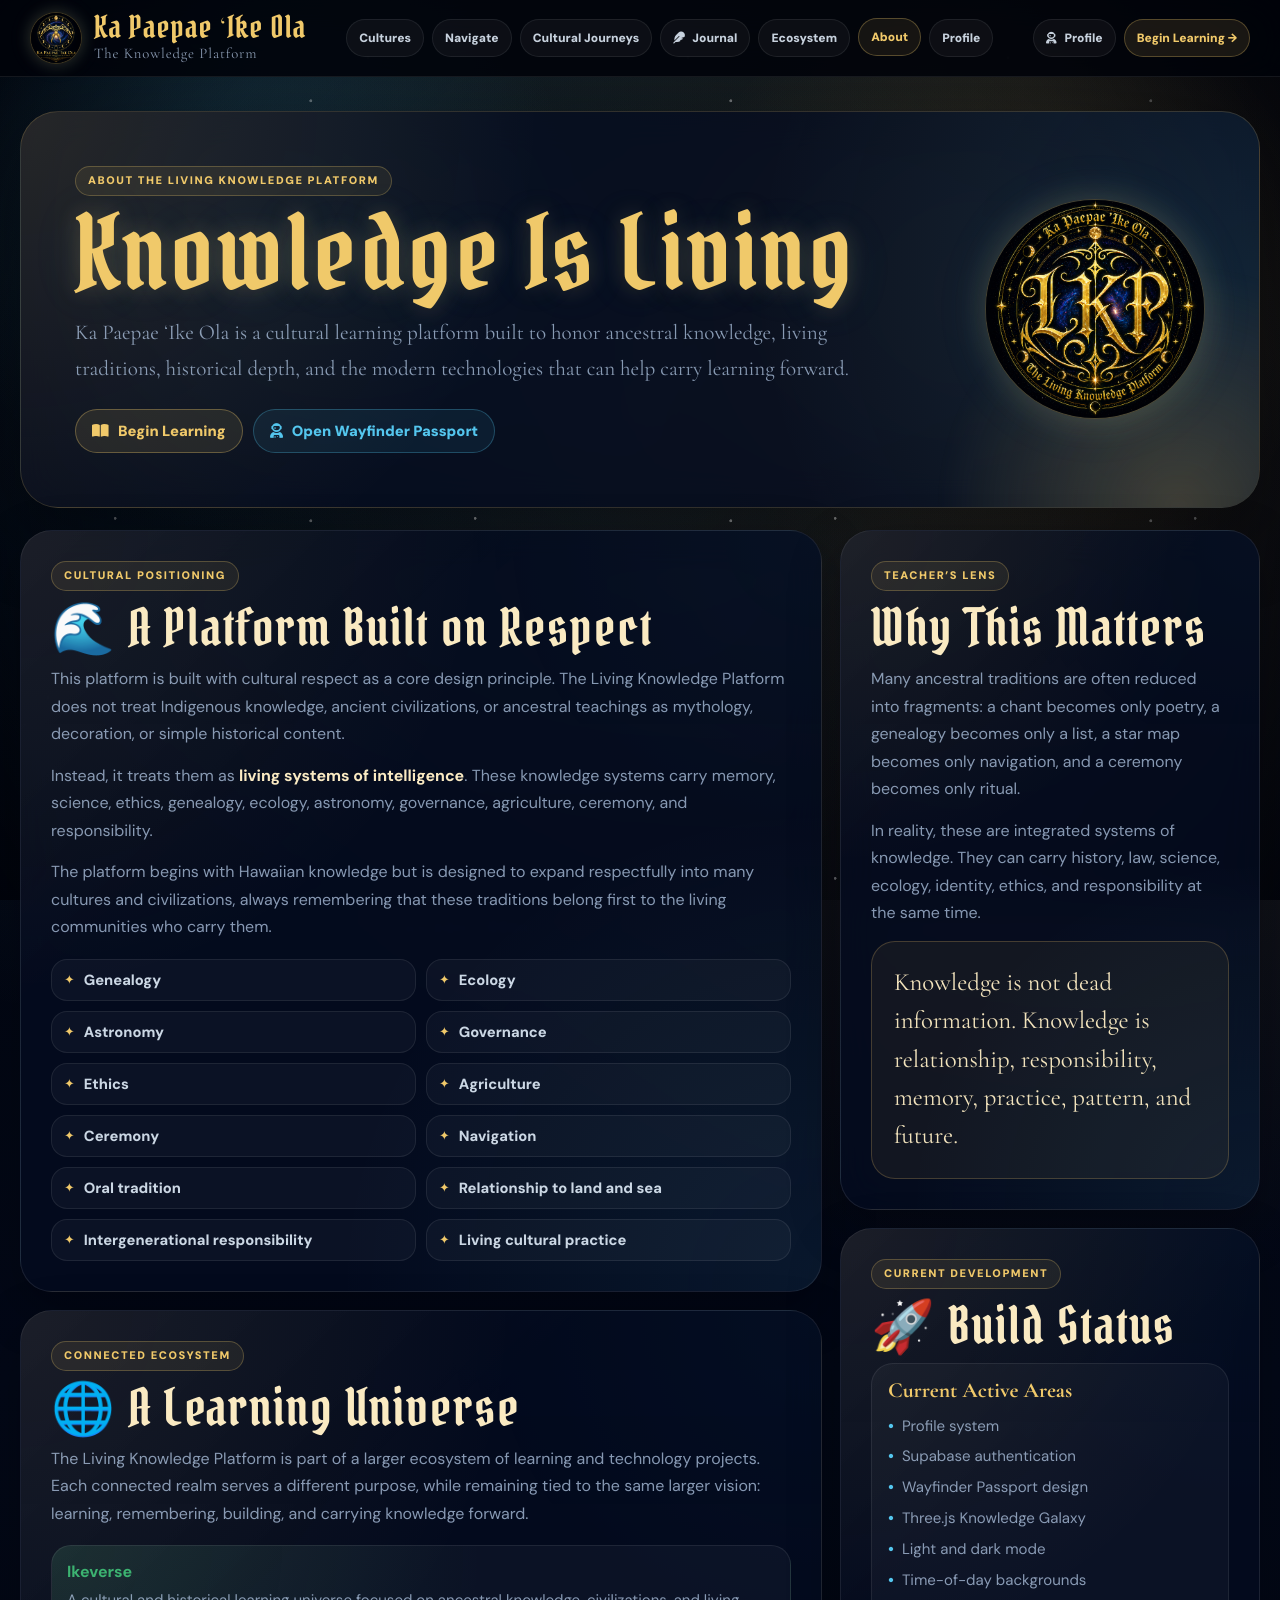
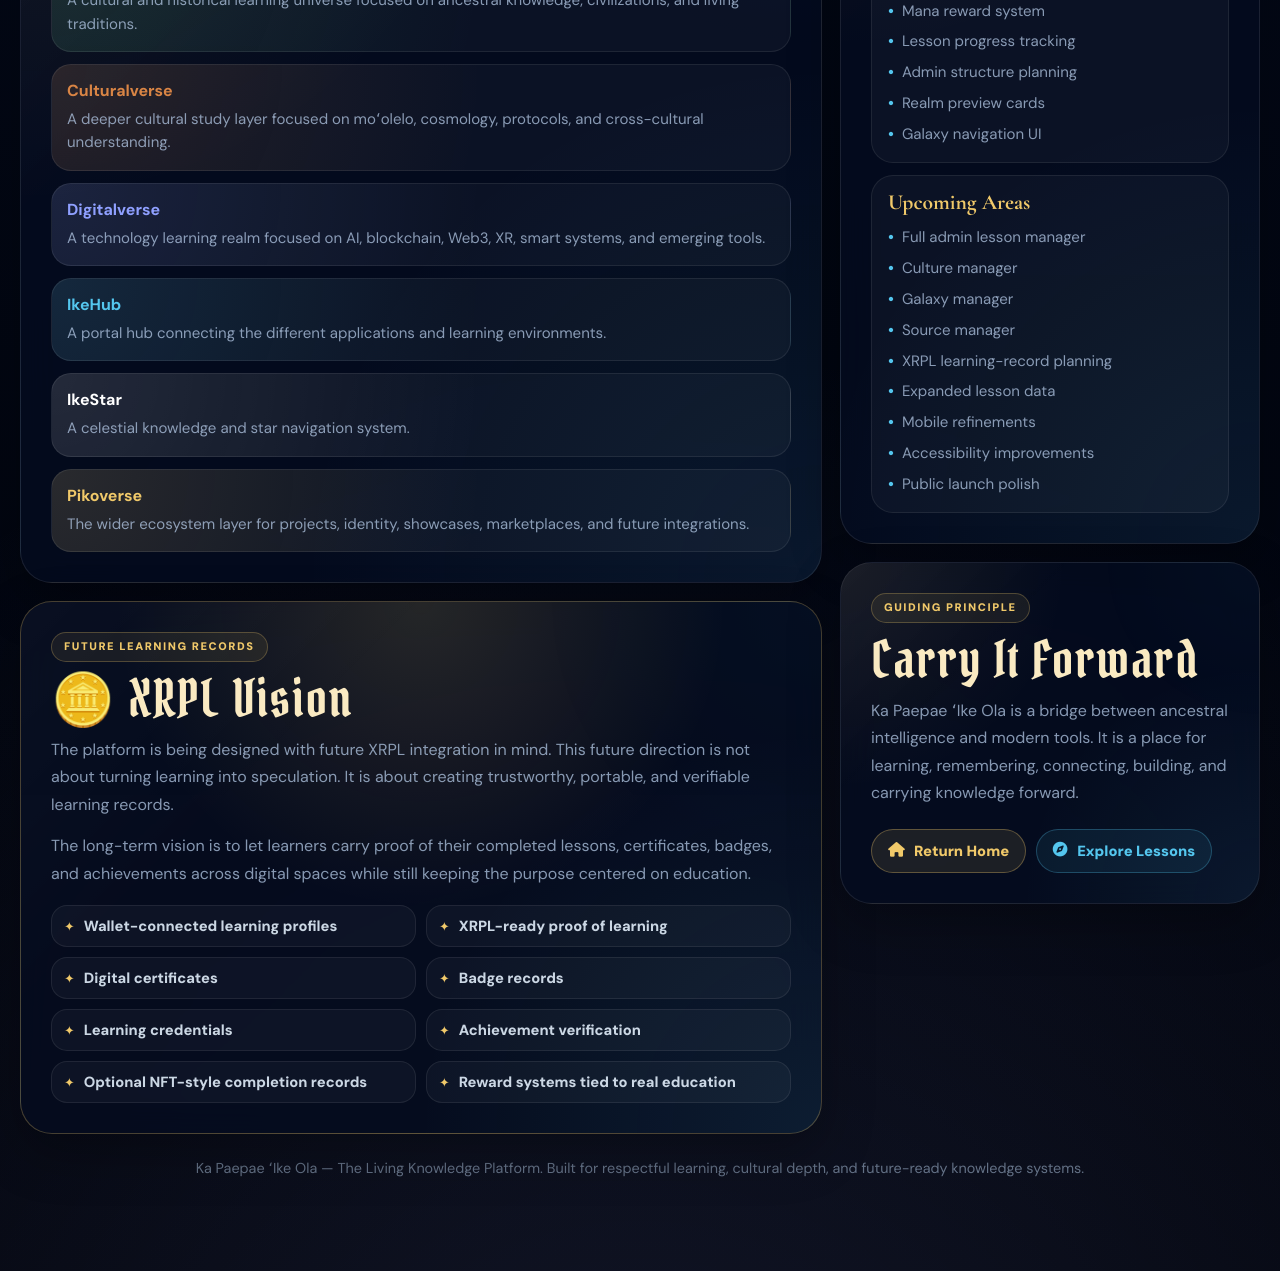
<file: about.html>
<!DOCTYPE html>
<html lang="en">
<head>
  <meta charset="UTF-8" />
  <meta
    name="viewport"
    content="width=device-width, initial-scale=1.0, viewport-fit=cover"
  />

  <title>About | Ka Paepae ʻIke Ola</title>

  <meta
    name="description"
    content="Learn about Ka Paepae ʻIke Ola — The Living Knowledge Platform, a cultural learning system built around living knowledge, ancestral intelligence, modern technology, and future XRPL-ready learning records."
  />

  <meta name="theme-color" content="#070b14" />
  <meta name="robots" content="index, follow" />

  <meta property="og:title" content="About Ka Paepae ʻIke Ola" />
  <meta
    property="og:description"
    content="The Living Knowledge Platform honors Indigenous, ancestral, and ancient knowledge systems as living intelligence connected to education, culture, technology, and future learning records."
  />
  <meta property="og:type" content="website" />
  <meta property="og:image" content="LKP/assets/images/LKP-1.png" />

  <link rel="icon" type="image/png" href="LKP/assets/images/LKP-1.png" />
  <link rel="apple-touch-icon" href="LKP/assets/images/LKP-1.png" />

  <link rel="preconnect" href="https://fonts.googleapis.com" />
  <link rel="preconnect" href="https://fonts.gstatic.com" crossorigin />

  <link
    href="https://fonts.googleapis.com/css2?family=Pirata+One&family=Cormorant+Garamond:wght@400;500;600;700&family=DM+Sans:wght@400;500;700;900&display=swap"
    rel="stylesheet"
  />

  <link
    rel="stylesheet"
    href="https://cdnjs.cloudflare.com/ajax/libs/font-awesome/6.5.0/css/all.min.css"
  />
  <link rel="stylesheet" href="LKP/css/lkp-cursor.css?v=cursor-2" />

  <style>
    :root {
      --about-bg: #01030a;
      --about-deep: #050b18;
      --about-card: rgba(5, 12, 32, 0.78);
      --about-card-strong: rgba(8, 18, 45, 0.88);
      --about-border: rgba(255, 255, 255, 0.09);
      --about-border-gold: rgba(240, 201, 106, 0.26);
      --about-text: rgba(235, 245, 255, 0.96);
      --about-muted: rgba(181, 203, 231, 0.74);
      --about-faint: rgba(181, 203, 231, 0.52);
      --about-gold: #f0c96a;
      --about-cyan: #54c6ee;
      --about-emerald: #3cb371;
      --about-violet: #8fa0ff;
      --about-rust: #d98545;
      --about-orange: #ff9f43;

      --about-title: "Pirata One", "Cormorant Garamond", Georgia, serif;
      --about-serif: "Cormorant Garamond", Georgia, serif;
      --about-body: "DM Sans", system-ui, -apple-system, BlinkMacSystemFont, "Segoe UI", sans-serif;

      --about-radius-lg: 32px;
      --about-radius-md: 22px;
      --about-shadow: 0 24px 80px rgba(0, 0, 0, 0.38);
    }

    *,
    *::before,
    *::after {
      box-sizing: border-box;
    }

    html {
      min-height: 100%;
      scroll-behavior: smooth;
      background: var(--about-bg);
    }

    body {
      margin: 0;
      min-height: 100vh;
      overflow-x: hidden;
      color: var(--about-text);
      font-family: var(--about-body);
      background:
        radial-gradient(circle at 18% 0%, rgba(84, 198, 238, 0.16), transparent 34%),
        radial-gradient(circle at 86% 10%, rgba(240, 201, 106, 0.14), transparent 36%),
        radial-gradient(circle at 50% 110%, rgba(143, 160, 255, 0.12), transparent 38%),
        linear-gradient(180deg, #01030a 0%, #030817 48%, #01030a 100%);
      -webkit-font-smoothing: antialiased;
      text-rendering: geometricPrecision;
    }

    body::before {
      content: "";
      position: fixed;
      inset: 0;
      z-index: 0;
      pointer-events: none;
      background-image:
        radial-gradient(circle at 15% 18%, rgba(255,255,255,0.92) 0 1px, transparent 1.7px),
        radial-gradient(circle at 32% 44%, rgba(255,255,255,0.78) 0 1px, transparent 1.7px),
        radial-gradient(circle at 74% 24%, rgba(255,255,255,0.72) 0 1.1px, transparent 1.8px),
        radial-gradient(circle at 58% 60%, rgba(255,255,255,0.44) 0 1px, transparent 1.8px),
        radial-gradient(circle at 80% 74%, rgba(255,255,255,0.34) 0 1px, transparent 1.7px);
      background-size: 320px 320px, 360px 360px, 420px 420px, 460px 460px, 520px 520px;
      opacity: 0.7;
    }

    body::after {
      content: "";
      position: fixed;
      inset: 0;
      z-index: 0;
      pointer-events: none;
      background:
        radial-gradient(circle at 20% 24%, rgba(84, 198, 238, 0.12), transparent 26%),
        radial-gradient(circle at 78% 32%, rgba(240, 201, 106, 0.11), transparent 28%),
        radial-gradient(circle at center, transparent 0%, rgba(1, 3, 10, 0.34) 68%, rgba(1, 3, 10, 0.84) 100%);
    }

    a {
      color: inherit;
      text-decoration: none;
    }

    img {
      max-width: 100%;
      display: block;
    }

    button {
      font: inherit;
    }

    .about-page {
      position: relative;
      z-index: 2;
    }

    /* NAV */

    .lkp-nav {
      position: sticky;
      top: 0;
      z-index: 50;
      min-height: 76px;
      display: flex;
      align-items: center;
      justify-content: space-between;
      gap: 18px;
      padding: 12px clamp(14px, 3vw, 30px);
      border-bottom: 1px solid rgba(255, 255, 255, 0.08);
      background: rgba(1, 3, 10, 0.86);
      backdrop-filter: blur(18px);
      -webkit-backdrop-filter: blur(18px);
    }

    .lkp-nav__brand {
      min-width: 0;
      display: inline-flex;
      align-items: center;
      gap: 12px;
    }

    .lkp-nav__brand-logo,
    .lkp-nav__brand-glyph-fallback {
      width: 52px;
      height: 52px;
      flex: 0 0 auto;
      display: grid;
      place-items: center;
      overflow: hidden;
      border-radius: 50%;
      border: 1px solid rgba(240, 201, 106, 0.25);
      background: rgba(1, 3, 10, 0.46);
      box-shadow:
        0 0 16px rgba(240, 201, 106, 0.18),
        0 0 24px rgba(84, 198, 238, 0.10);
    }

    .lkp-nav__brand-logo {
      object-fit: cover;
    }

    .lkp-nav__brand-text {
      display: grid;
      gap: 2px;
      min-width: 0;
    }

    .lkp-nav__brand-title {
      color: var(--about-gold);
      font-family: var(--about-title);
      font-size: clamp(1.35rem, 2.4vw, 2.05rem);
      line-height: 0.95;
      letter-spacing: 0.035em;
      white-space: nowrap;
    }

    .lkp-nav__brand-sub {
      color: var(--about-muted);
      font-family: var(--about-serif);
      font-size: 0.92rem;
      letter-spacing: 0.06em;
    }

    .lkp-nav__links {
      list-style: none;
      display: flex;
      align-items: center;
      justify-content: center;
      gap: 8px;
      margin: 0;
      padding: 0;
    }

    .lkp-nav__link,
    .lkp-nav__profile-btn,
    .lkp-nav__cta {
      min-height: 38px;
      display: inline-flex;
      align-items: center;
      justify-content: center;
      gap: 7px;
      padding: 8px 12px;
      border-radius: 999px;
      border: 1px solid rgba(255,255,255,0.08);
      background: rgba(255,255,255,0.04);
      color: rgba(230, 242, 255, 0.86);
      font-size: 12px;
      font-weight: 900;
      transition:
        transform 0.18s ease,
        border-color 0.18s ease,
        background 0.18s ease,
        color 0.18s ease;
    }

    .lkp-nav__link:hover,
    .lkp-nav__profile-btn:hover,
    .lkp-nav__cta:hover,
    .lkp-nav__link.is-active {
      transform: translateY(-1px);
      border-color: rgba(240, 201, 106, 0.30);
      background: rgba(240, 201, 106, 0.08);
      color: var(--about-gold);
    }

    .lkp-nav__right {
      display: flex;
      align-items: center;
      gap: 8px;
    }

    .lkp-nav__cta {
      border-color: rgba(240, 201, 106, 0.28);
      background: rgba(240, 201, 106, 0.10);
      color: var(--about-gold);
    }

    .lkp-nav__mobile-btn {
      display: none;
      width: 42px;
      height: 42px;
      border: 1px solid rgba(255,255,255,0.10);
      border-radius: 14px;
      background: rgba(255,255,255,0.04);
      color: var(--about-text);
    }

    .lkp-nav__mobile-btn span {
      display: block;
      width: 18px;
      height: 2px;
      margin: 4px auto;
      border-radius: 999px;
      background: currentColor;
    }

    /* HERO */

    .about-shell {
      width: min(1240px, calc(100% - 32px));
      margin: 0 auto;
      padding: 34px 0 90px;
    }

    .about-hero {
      position: relative;
      overflow: hidden;
      display: grid;
      grid-template-columns: minmax(0, 1fr) auto;
      gap: 28px;
      align-items: center;
      margin-bottom: 22px;
      padding: clamp(26px, 5vw, 54px);
      border-radius: 38px;
      border: 1px solid rgba(240, 201, 106, 0.18);
      background:
        radial-gradient(circle at 0 0, rgba(240, 201, 106, 0.14), transparent 40%),
        radial-gradient(circle at 100% 42%, rgba(84, 198, 238, 0.12), transparent 40%),
        rgba(5, 12, 32, 0.74);
      box-shadow: var(--about-shadow);
      backdrop-filter: blur(18px);
      -webkit-backdrop-filter: blur(18px);
    }

    .about-hero::before {
      content: "";
      position: absolute;
      width: 520px;
      height: 520px;
      right: -180px;
      bottom: -260px;
      border-radius: 50%;
      background:
        radial-gradient(circle, rgba(240, 201, 106, 0.22), transparent 66%);
      filter: blur(4px);
      pointer-events: none;
    }

    .about-eyebrow {
      display: inline-flex;
      width: fit-content;
      align-items: center;
      gap: 8px;
      min-height: 30px;
      margin: 0 0 14px;
      padding: 6px 12px;
      border-radius: 999px;
      border: 1px solid rgba(240, 201, 106, 0.26);
      background: rgba(240, 201, 106, 0.08);
      color: var(--about-gold);
      font-size: 11px;
      font-weight: 900;
      letter-spacing: 0.14em;
      text-transform: uppercase;
    }

    .about-hero h1 {
      margin: 0;
      color: var(--about-gold);
      font-family: var(--about-title);
      font-size: clamp(3.7rem, 8vw, 7.3rem);
      font-weight: 400;
      line-height: 0.84;
      letter-spacing: 0.035em;
      text-shadow:
        0 0 22px rgba(240, 201, 106, 0.20),
        0 0 52px rgba(84, 198, 238, 0.10);
    }

    .about-hero p {
      max-width: 820px;
      margin: 20px 0 0;
      color: var(--about-muted);
      font-family: var(--about-serif);
      font-size: clamp(1.08rem, 1.8vw, 1.32rem);
      line-height: 1.68;
    }

    .about-hero__mark {
      position: relative;
      width: clamp(150px, 18vw, 220px);
      height: clamp(150px, 18vw, 220px);
      display: grid;
      place-items: center;
      border-radius: 50%;
      border: 1px solid rgba(240, 201, 106, 0.25);
      background:
        radial-gradient(circle, rgba(240, 201, 106, 0.16), transparent 60%),
        rgba(1, 3, 10, 0.40);
      box-shadow:
        0 0 32px rgba(240, 201, 106, 0.17),
        0 0 54px rgba(84, 198, 238, 0.10),
        inset 0 0 26px rgba(255,255,255,0.04);
    }

    .about-hero__mark img {
      width: 100%;
      height: 100%;
      object-fit: cover;
      border-radius: 50%;
    }

    /* MAIN SECTIONS */

    .about-grid {
      display: grid;
      grid-template-columns: minmax(0, 1.05fr) minmax(320px, 0.55fr);
      gap: 18px;
      align-items: start;
    }

    .about-stack {
      display: grid;
      gap: 18px;
    }

    .about-card {
      position: relative;
      overflow: hidden;
      padding: clamp(20px, 3vw, 30px);
      border-radius: var(--about-radius-lg);
      border: 1px solid var(--about-border);
      background:
        radial-gradient(circle at 0 0, rgba(240, 201, 106, 0.08), transparent 42%),
        radial-gradient(circle at 100% 100%, rgba(84, 198, 238, 0.08), transparent 44%),
        var(--about-card);
      box-shadow: 0 18px 52px rgba(0,0,0,0.28);
      backdrop-filter: blur(18px);
      -webkit-backdrop-filter: blur(18px);
    }

    .about-card::before {
      content: "";
      position: absolute;
      inset: 0;
      pointer-events: none;
      background:
        linear-gradient(135deg, rgba(255,255,255,0.08), transparent 34%),
        radial-gradient(circle at 100% 0%, rgba(84,198,238,0.08), transparent 32%);
      opacity: 0.34;
    }

    .about-card > * {
      position: relative;
      z-index: 1;
    }

    .about-card h2 {
      display: flex;
      align-items: center;
      gap: 10px;
      margin: 0 0 14px;
      color: rgba(255, 239, 198, 0.98);
      font-family: var(--about-title);
      font-size: clamp(2.2rem, 4vw, 3.3rem);
      font-weight: 400;
      line-height: 0.9;
      letter-spacing: 0.035em;
    }

    .about-card h3 {
      margin: 20px 0 8px;
      color: var(--about-gold);
      font-family: var(--about-serif);
      font-size: 1.42rem;
      line-height: 1.1;
    }

    .about-card p {
      margin: 0 0 14px;
      color: var(--about-muted);
      font-size: 1rem;
      line-height: 1.72;
    }

    .about-card strong {
      color: rgba(255, 239, 198, 0.98);
    }

    .about-list {
      display: grid;
      grid-template-columns: repeat(2, minmax(0, 1fr));
      gap: 10px;
      margin: 18px 0 0;
      padding: 0;
      list-style: none;
    }

    .about-list li {
      min-height: 42px;
      display: flex;
      align-items: center;
      gap: 9px;
      padding: 10px 12px;
      border-radius: 16px;
      border: 1px solid rgba(255,255,255,0.08);
      background: rgba(255,255,255,0.035);
      color: rgba(230, 242, 255, 0.88);
      font-size: 0.92rem;
      font-weight: 800;
    }

    .about-list li::before {
      content: "✦";
      color: var(--about-gold);
      font-size: 0.8rem;
    }

    .realm-grid {
      display: grid;
      gap: 12px;
      margin-top: 18px;
    }

    .realm-card {
      display: grid;
      gap: 7px;
      padding: 15px;
      border-radius: 20px;
      border: 1px solid rgba(255,255,255,0.08);
      background:
        radial-gradient(circle at 0 0, var(--realm-glow, rgba(240,201,106,0.10)), transparent 58%),
        rgba(255,255,255,0.035);
    }

    .realm-card strong {
      color: var(--realm-color, var(--about-gold));
      font-size: 1rem;
    }

    .realm-card span {
      color: var(--about-muted);
      font-size: 0.94rem;
      line-height: 1.55;
    }

    .status-grid {
      display: grid;
      gap: 12px;
    }

    .status-card {
      padding: 16px;
      border-radius: 22px;
      border: 1px solid rgba(255,255,255,0.08);
      background: rgba(255,255,255,0.035);
    }

    .status-card h3 {
      margin: 0 0 12px;
      color: var(--about-gold);
      font-family: var(--about-serif);
      font-size: 1.35rem;
    }

    .status-card ul {
      display: grid;
      gap: 9px;
      margin: 0;
      padding: 0;
      list-style: none;
    }

    .status-card li {
      display: flex;
      align-items: flex-start;
      gap: 8px;
      color: var(--about-muted);
      font-size: 0.94rem;
      line-height: 1.45;
    }

    .status-card li::before {
      content: "•";
      color: var(--about-cyan);
      font-weight: 900;
    }

    .about-callout {
      border-color: rgba(240, 201, 106, 0.28);
      background:
        radial-gradient(circle at 50% 0%, rgba(240, 201, 106, 0.14), transparent 46%),
        radial-gradient(circle at 100% 100%, rgba(84, 198, 238, 0.09), transparent 42%),
        rgba(5, 12, 32, 0.84);
    }

    .about-quote {
      margin: 0;
      padding: 22px;
      border-radius: 24px;
      border: 1px solid rgba(240, 201, 106, 0.22);
      background: rgba(240, 201, 106, 0.06);
      color: rgba(255, 239, 198, 0.94);
      font-family: var(--about-serif);
      font-size: clamp(1.2rem, 2vw, 1.55rem);
      line-height: 1.55;
    }

    .about-actions {
      display: flex;
      flex-wrap: wrap;
      gap: 10px;
      margin-top: 22px;
    }

    .about-btn {
      min-height: 44px;
      display: inline-flex;
      align-items: center;
      justify-content: center;
      gap: 9px;
      padding: 10px 16px;
      border-radius: 999px;
      border: 1px solid rgba(240, 201, 106, 0.32);
      background: rgba(240, 201, 106, 0.10);
      color: var(--about-gold);
      font-size: 0.92rem;
      font-weight: 900;
      transition:
        transform 0.18s ease,
        border-color 0.18s ease,
        background 0.18s ease;
    }

    .about-btn:hover {
      transform: translateY(-1px);
      border-color: rgba(240, 201, 106, 0.48);
      background: rgba(240, 201, 106, 0.14);
    }

    .about-btn--ghost {
      border-color: rgba(84, 198, 238, 0.28);
      background: rgba(84, 198, 238, 0.08);
      color: var(--about-cyan);
    }

    .about-footer-note {
      margin: 24px 0 0;
      color: var(--about-faint);
      font-size: 0.9rem;
      line-height: 1.55;
      text-align: center;
    }

    /* RESPONSIVE */

    @media (max-width: 1100px) {
      .lkp-nav {
        align-items: flex-start;
        flex-direction: column;
      }

      .lkp-nav__links {
        width: 100%;
        justify-content: flex-start;
        overflow-x: auto;
        padding-bottom: 2px;
      }

      .lkp-nav__right {
        width: 100%;
        justify-content: flex-start;
        overflow-x: auto;
      }

      .about-grid {
        grid-template-columns: 1fr;
      }

      .about-hero {
        grid-template-columns: 1fr;
      }

      .about-hero__mark {
        width: 150px;
        height: 150px;
      }
    }

    @media (max-width: 720px) {
      .about-shell {
        width: min(100% - 18px, 1240px);
        padding-top: 22px;
      }

      .lkp-nav__brand-logo,
      .lkp-nav__brand-glyph-fallback {
        width: 44px;
        height: 44px;
      }

      .lkp-nav__brand-title {
        max-width: calc(100vw - 120px);
        overflow: hidden;
        text-overflow: ellipsis;
        font-size: 1.36rem;
      }

      .lkp-nav__brand-sub {
        font-size: 0.78rem;
      }

      .lkp-nav__links {
        display: none;
      }

      .lkp-nav__links.is-open {
        display: grid;
        width: 100%;
        grid-template-columns: repeat(2, minmax(0, 1fr));
      }

      .lkp-nav__mobile-btn {
        display: inline-grid;
        place-items: center;
      }

      .lkp-nav__cta {
        display: none;
      }

      .about-hero {
        padding: 24px;
        border-radius: 28px;
      }

      .about-hero h1 {
        font-size: clamp(3.2rem, 16vw, 5rem);
      }

      .about-hero__mark {
        display: none;
      }

      .about-card {
        padding: 18px;
        border-radius: 24px;
      }

      .about-card h2 {
        font-size: 2.3rem;
      }

      .about-list {
        grid-template-columns: 1fr;
      }
    }

    @media (prefers-reduced-motion: reduce) {
      *,
      *::before,
      *::after {
        animation: none !important;
        transition-duration: 0.01ms !important;
        scroll-behavior: auto !important;
      }
    }
  </style>
</head>

<body>
  <div class="about-page">
    <nav class="lkp-nav" id="lkpNav">
      <a class="lkp-nav__brand" href="index.html" aria-label="Ka Paepae ʻIke Ola - The Knowledge Platform">
        <img
          class="lkp-nav__brand-logo"
          src="LKP/assets/images/LKP-1.png"
          alt="Ka Paepae ʻIke Ola"
          onerror="this.style.display='none'; var f=document.querySelector('.lkp-nav__brand-glyph-fallback'); if(f) f.style.display='grid';"
        />

        <div class="lkp-nav__brand-glyph-fallback" style="display:none;">✦</div>

        <div class="lkp-nav__brand-text">
          <span class="lkp-nav__brand-title">Ka Paepae ʻIke Ola</span>
          <span class="lkp-nav__brand-sub">The Knowledge Platform</span>
        </div>
      </a>

      <ul class="lkp-nav__links" id="lkpNavLinks">
        <li><a class="lkp-nav__link" href="index.html#cultures">Cultures</a></li>
        <li><a class="lkp-nav__link" href="index.html#navigate">Navigate</a></li>
        <li><a class="lkp-nav__link" href="LKP/lessons.html">Cultural Journeys</a></li>
        <li><a class="lkp-nav__link" href="LKP/journal.html"><i class="fas fa-feather"></i> Journal</a></li>
        <li><a class="lkp-nav__link" href="index.html#ecosystem">Ecosystem</a></li>
        <li><a class="lkp-nav__link is-active" href="about.html">About</a></li>
        <li><a class="lkp-nav__link lkp-nav__link--profile" href="profile.html">Profile</a></li>
      </ul>

      <div class="lkp-nav__right">
        <a class="lkp-nav__profile-btn" href="profile.html" aria-label="Open profile">
          <i class="fas fa-user-astronaut"></i>
          <span>Profile</span>
        </a>

        <a class="lkp-nav__cta" href="LKP/lessons.html">Begin Learning →</a>

        <button class="lkp-nav__mobile-btn" id="lkpMobileToggle" aria-label="Toggle menu" aria-expanded="false" type="button">
          <span></span><span></span><span></span>
        </button>
      </div>
    </nav>

    <main class="about-shell">
      <section class="about-hero">
        <div>
          <span class="about-eyebrow">About The Living Knowledge Platform</span>
          <h1>Knowledge Is Living</h1>
          <p>
            Ka Paepae ʻIke Ola is a cultural learning platform built to honor
            ancestral knowledge, living traditions, historical depth, and the modern
            technologies that can help carry learning forward.
          </p>

          <div class="about-actions">
            <a class="about-btn" href="LKP/lessons.html">
              <i class="fas fa-book-open"></i>
              Begin Learning
            </a>

            <a class="about-btn about-btn--ghost" href="profile.html">
              <i class="fas fa-user-astronaut"></i>
              Open Wayfinder Passport
            </a>
          </div>
        </div>

        <div class="about-hero__mark" aria-hidden="true">
          <img src="LKP/assets/images/LKP-2.png" alt="" />
        </div>
      </section>

      <section class="about-grid">
        <div class="about-stack">
          <article class="about-card">
            <span class="about-eyebrow">Cultural Positioning</span>
            <h2>🌊 A Platform Built on Respect</h2>

            <p>
              This platform is built with cultural respect as a core design principle.
              The Living Knowledge Platform does not treat Indigenous knowledge,
              ancient civilizations, or ancestral teachings as mythology, decoration,
              or simple historical content.
            </p>

            <p>
              Instead, it treats them as <strong>living systems of intelligence</strong>.
              These knowledge systems carry memory, science, ethics, genealogy,
              ecology, astronomy, governance, agriculture, ceremony, and responsibility.
            </p>

            <p>
              The platform begins with Hawaiian knowledge but is designed to expand
              respectfully into many cultures and civilizations, always remembering
              that these traditions belong first to the living communities who carry them.
            </p>

            <ul class="about-list">
              <li>Genealogy</li>
              <li>Ecology</li>
              <li>Astronomy</li>
              <li>Governance</li>
              <li>Ethics</li>
              <li>Agriculture</li>
              <li>Ceremony</li>
              <li>Navigation</li>
              <li>Oral tradition</li>
              <li>Relationship to land and sea</li>
              <li>Intergenerational responsibility</li>
              <li>Living cultural practice</li>
            </ul>
          </article>

          <article class="about-card">
            <span class="about-eyebrow">Connected Ecosystem</span>
            <h2>🌐 A Learning Universe</h2>

            <p>
              The Living Knowledge Platform is part of a larger ecosystem of learning
              and technology projects. Each connected realm serves a different purpose,
              while remaining tied to the same larger vision: learning, remembering,
              building, and carrying knowledge forward.
            </p>

            <div class="realm-grid">
              <div class="realm-card" style="--realm-color:#3cb371;--realm-glow:rgba(60,179,113,0.12);">
                <strong>Ikeverse</strong>
                <span>
                  A cultural and historical learning universe focused on ancestral
                  knowledge, civilizations, and living traditions.
                </span>
              </div>

              <div class="realm-card" style="--realm-color:#d98545;--realm-glow:rgba(217,133,69,0.12);">
                <strong>Culturalverse</strong>
                <span>
                  A deeper cultural study layer focused on moʻolelo, cosmology,
                  protocols, and cross-cultural understanding.
                </span>
              </div>

              <div class="realm-card" style="--realm-color:#8fa0ff;--realm-glow:rgba(143,160,255,0.12);">
                <strong>Digitalverse</strong>
                <span>
                  A technology learning realm focused on AI, blockchain, Web3, XR,
                  smart systems, and emerging tools.
                </span>
              </div>

              <div class="realm-card" style="--realm-color:#54c6ee;--realm-glow:rgba(84,198,238,0.12);">
                <strong>IkeHub</strong>
                <span>
                  A portal hub connecting the different applications and learning
                  environments.
                </span>
              </div>

              <div class="realm-card" style="--realm-color:#ffffff;--realm-glow:rgba(255,255,255,0.10);">
                <strong>IkeStar</strong>
                <span>
                  A celestial knowledge and star navigation system.
                </span>
              </div>

              <div class="realm-card" style="--realm-color:#f0c96a;--realm-glow:rgba(240,201,106,0.13);">
                <strong>Pikoverse</strong>
                <span>
                  The wider ecosystem layer for projects, identity, showcases,
                  marketplaces, and future integrations.
                </span>
              </div>
            </div>
          </article>

          <article class="about-card about-callout">
            <span class="about-eyebrow">Future Learning Records</span>
            <h2>🪙 XRPL Vision</h2>

            <p>
              The platform is being designed with future XRPL integration in mind.
              This future direction is not about turning learning into speculation.
              It is about creating trustworthy, portable, and verifiable learning records.
            </p>

            <p>
              The long-term vision is to let learners carry proof of their completed
              lessons, certificates, badges, and achievements across digital spaces
              while still keeping the purpose centered on education.
            </p>

            <ul class="about-list">
              <li>Wallet-connected learning profiles</li>
              <li>XRPL-ready proof of learning</li>
              <li>Digital certificates</li>
              <li>Badge records</li>
              <li>Learning credentials</li>
              <li>Achievement verification</li>
              <li>Optional NFT-style completion records</li>
              <li>Reward systems tied to real education</li>
            </ul>
          </article>
        </div>

        <aside class="about-stack">
          <article class="about-card">
            <span class="about-eyebrow">Teacher’s Lens</span>
            <h2>Why This Matters</h2>

            <p>
              Many ancestral traditions are often reduced into fragments:
              a chant becomes only poetry, a genealogy becomes only a list,
              a star map becomes only navigation, and a ceremony becomes only ritual.
            </p>

            <p>
              In reality, these are integrated systems of knowledge. They can carry
              history, law, science, ecology, identity, ethics, and responsibility
              at the same time.
            </p>

            <blockquote class="about-quote">
              Knowledge is not dead information. Knowledge is relationship,
              responsibility, memory, practice, pattern, and future.
            </blockquote>
          </article>

          <article class="about-card">
            <span class="about-eyebrow">Current Development</span>
            <h2>🚀 Build Status</h2>

            <div class="status-grid">
              <div class="status-card">
                <h3>Current Active Areas</h3>
                <ul>
                  <li>Profile system</li>
                  <li>Supabase authentication</li>
                  <li>Wayfinder Passport design</li>
                  <li>Three.js Knowledge Galaxy</li>
                  <li>Light and dark mode</li>
                  <li>Time-of-day backgrounds</li>
                  <li>Mana reward system</li>
                  <li>Lesson progress tracking</li>
                  <li>Admin structure planning</li>
                  <li>Realm preview cards</li>
                  <li>Galaxy navigation UI</li>
                </ul>
              </div>

              <div class="status-card">
                <h3>Upcoming Areas</h3>
                <ul>
                  <li>Full admin lesson manager</li>
                  <li>Culture manager</li>
                  <li>Galaxy manager</li>
                  <li>Source manager</li>
                  <li>XRPL learning-record planning</li>
                  <li>Expanded lesson data</li>
                  <li>Mobile refinements</li>
                  <li>Accessibility improvements</li>
                  <li>Public launch polish</li>
                </ul>
              </div>
            </div>
          </article>

          <article class="about-card">
            <span class="about-eyebrow">Guiding Principle</span>
            <h2>Carry It Forward</h2>

            <p>
              Ka Paepae ʻIke Ola is a bridge between ancestral intelligence and
              modern tools. It is a place for learning, remembering, connecting,
              building, and carrying knowledge forward.
            </p>

            <div class="about-actions">
              <a class="about-btn" href="index.html">
                <i class="fas fa-house"></i>
                Return Home
              </a>

              <a class="about-btn about-btn--ghost" href="LKP/lessons.html">
                <i class="fas fa-compass"></i>
                Explore Lessons
              </a>
            </div>
          </article>
        </aside>
      </section>

      <p class="about-footer-note">
        Ka Paepae ʻIke Ola — The Living Knowledge Platform. Built for respectful learning,
        cultural depth, and future-ready knowledge systems.
      </p>
    </main>
  </div>

  <script>
    const mobileToggle = document.getElementById('lkpMobileToggle');
    const navLinks = document.getElementById('lkpNavLinks');

    if (mobileToggle && navLinks) {
      mobileToggle.addEventListener('click', () => {
        const isOpen = navLinks.classList.toggle('is-open');
        mobileToggle.setAttribute('aria-expanded', String(isOpen));
      });
    }
  </script>
  <script defer src="LKP/js/lkp-cursor.js?v=cursor-2"></script>
</body>
</html>
</file>
<file: LKP/css/lkp-cursor.css>
/*
  Shared cursor themes for Ka Paepae Ike Ola.
  Enabled by LKP/js/lkp-cursor.js with body[data-lkp-cursor-theme].
*/

:root {
  --lkp-cursor-ring: rgba(240, 201, 106, 0.88);
  --lkp-cursor-core: #54c6ee;
  --lkp-cursor-halo: rgba(84, 198, 238, 0.18);
  --lkp-cursor-x: 50vw;
  --lkp-cursor-y: 50vh;
}

.lkp-custom-cursor {
  position: fixed;
  left: 0;
  top: 0;
  z-index: 2147483646;
  pointer-events: none;
  opacity: 0;
  transform: translate3d(var(--lkp-cursor-x), var(--lkp-cursor-y), 0);
  transition: opacity 0.16s ease;
  mix-blend-mode: normal;
  filter:
    drop-shadow(0 0 8px rgba(1, 3, 10, 0.72))
    drop-shadow(0 0 12px rgba(84, 198, 238, 0.22));
}

.lkp-custom-cursor__ring,
.lkp-custom-cursor__core {
  position: absolute;
  left: 0;
  top: 0;
  border-radius: 999px;
  transform: translate(-50%, -50%);
}

.lkp-custom-cursor__ring {
  width: 34px;
  height: 34px;
  border: 1.5px solid var(--lkp-cursor-ring);
  box-shadow:
    0 0 0 1px rgba(1, 3, 10, 0.58),
    0 0 18px var(--lkp-cursor-halo),
    0 0 26px rgba(240, 201, 106, 0.16),
    inset 0 0 12px rgba(255, 255, 255, 0.05);
}

.lkp-custom-cursor__ring::before,
.lkp-custom-cursor__ring::after {
  content: "";
  position: absolute;
  inset: 50% auto auto 50%;
  width: 54px;
  height: 1px;
  background: linear-gradient(90deg, transparent, var(--lkp-cursor-ring), transparent);
  transform: translate(-50%, -50%);
  opacity: 0.54;
}

.lkp-custom-cursor__ring::after {
  transform: translate(-50%, -50%) rotate(90deg);
}

.lkp-custom-cursor__core {
  width: 8px;
  height: 8px;
  background: var(--lkp-cursor-core);
  box-shadow:
    0 0 0 1px rgba(1, 3, 10, 0.72),
    0 0 16px var(--lkp-cursor-core),
    0 0 24px rgba(240, 201, 106, 0.18);
}

body.lkp-cursor-visible .lkp-custom-cursor {
  opacity: 1;
}

body.lkp-cursor-active .lkp-custom-cursor__ring {
  transform: translate(-50%, -50%) scale(0.72) rotate(45deg);
}

body[data-lkp-cursor-theme="wayfinder"] {
  --lkp-cursor-ring: rgba(240, 201, 106, 0.9);
  --lkp-cursor-core: #54c6ee;
  --lkp-cursor-halo: rgba(84, 198, 238, 0.22);
}

body[data-lkp-cursor-theme="star"] {
  --lkp-cursor-ring: rgba(255, 235, 154, 0.94);
  --lkp-cursor-core: #ffe27a;
  --lkp-cursor-halo: rgba(255, 226, 122, 0.28);
}

body[data-lkp-cursor-theme="ocean"] {
  --lkp-cursor-ring: rgba(84, 198, 238, 0.9);
  --lkp-cursor-core: #9bf2ff;
  --lkp-cursor-halo: rgba(84, 198, 238, 0.26);
}

body[data-lkp-cursor-theme="ember"] {
  --lkp-cursor-ring: rgba(255, 162, 72, 0.92);
  --lkp-cursor-core: #ffcf6f;
  --lkp-cursor-halo: rgba(255, 120, 44, 0.24);
}

body[data-lkp-cursor-theme="leaf"] {
  --lkp-cursor-ring: rgba(82, 213, 151, 0.9);
  --lkp-cursor-core: #c9ffd9;
  --lkp-cursor-halo: rgba(82, 213, 151, 0.22);
}

body[data-lkp-cursor-theme]:not([data-lkp-cursor-theme="default"]) .lkp-custom-cursor__ring {
  transition: transform 0.16s ease, border-color 0.2s ease, box-shadow 0.2s ease;
}

@media (hover: hover) and (pointer: fine) {
  body.lkp-cursor-enabled,
  body.lkp-cursor-enabled *,
  body.lkp-cursor-enabled *::before,
  body.lkp-cursor-enabled *::after {
    cursor: none !important;
  }
}

@media (pointer: coarse), (hover: none), (prefers-reduced-motion: reduce) {
  .lkp-custom-cursor {
    display: none !important;
  }
}
</file>
